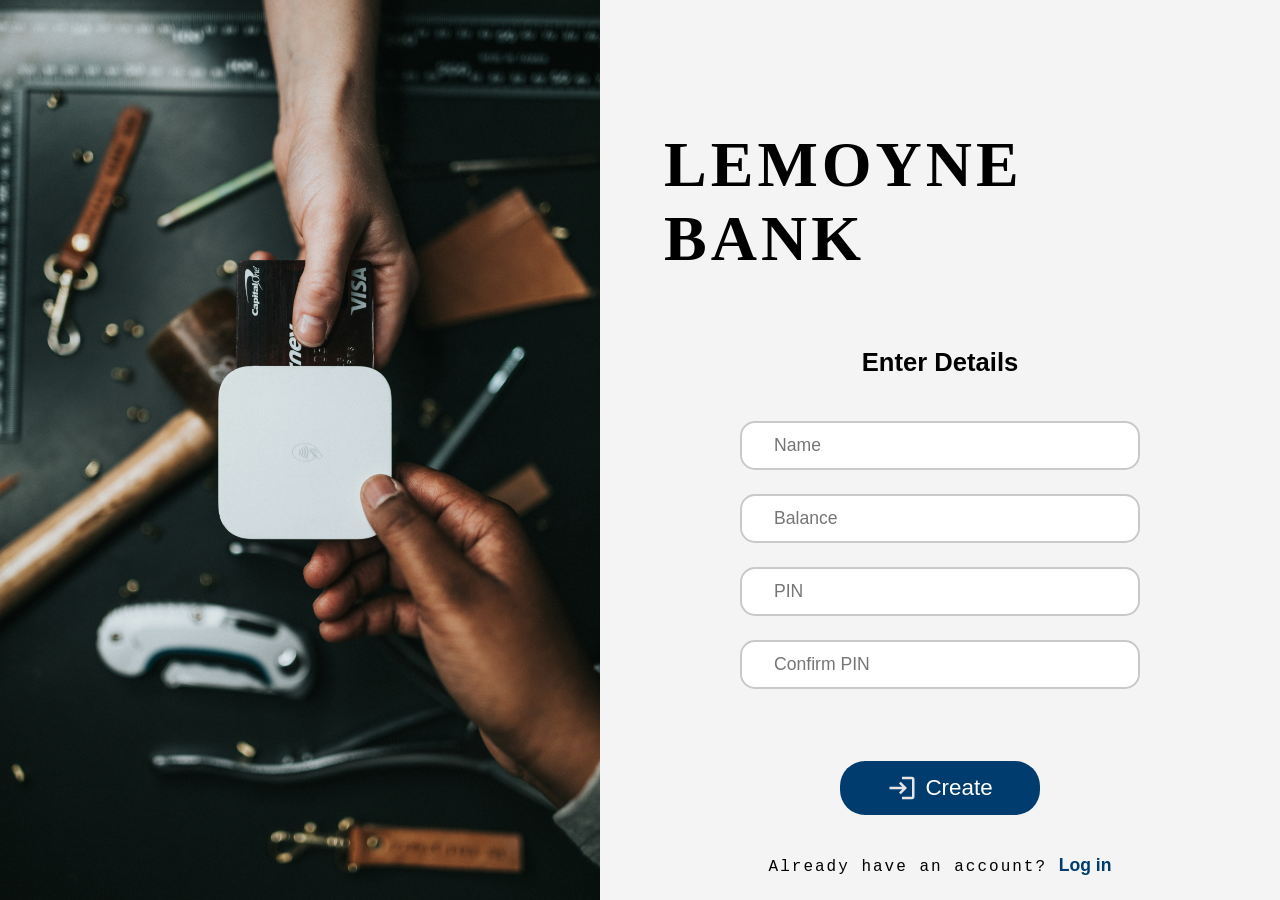
<file: index.html>
<!DOCTYPE html>
<html lang="en">
<head>
  <meta charset="UTF-8">
  <meta name="viewport" content="width=device-width, initial-scale=1.0">
  <title>ATM</title>
  <link rel="stylesheet" href="styles.css">
  <script src="script.js" defer></script>
</head>
<body>
  <div class="error-popup hidden"></div>
  <div class="info-popup hidden"></div>

  <section class="log-in-section">
    <img src="img/card.jpg" alt="">

    <div class="create-account">
      <h1>LEMOYNE BANK</h1>
      <div class="create-account-section">
        <h2>Enter Details</h2>
        <div class="create-account-area">
          <input type="text" name="user-new-name" id="user-new-name" maxlength="20" placeholder="Name">
          <input type="text" name="user-new-balance" id="user-new-balance" maxlength="13`" placeholder="Balance">
          <input type="password" name="user-new-pin" id="user-new-pin" maxlength="4" placeholder="PIN">
          <input type="password" name="user-new-confirm-pin" id="user-new-confirm-pin" maxlength="4" placeholder="Confirm PIN">
        </div>
      </div>
      <div class="create-account-info">
        <button id="create-account-btn">
          <svg xmlns="http://www.w3.org/2000/svg" viewBox="0 0 24 24">
            <title>login</title>
            <path d="M11 7L9.6 8.4L12.2 11H2V13H12.2L9.6 15.6L11 17L16 12L11 7M20 19H12V21H20C21.1 21 22 20.1 22 19V5C22 3.9 21.1 3 20 3H12V5H20V19Z" />
          </svg>
          <p>Create</p>
        </button>
        <p>Already have an account? <button id="to-log-in-btn-from-create">Log in</button></p>
      </div>
    </div>

    <div class="log-in-items hidden">
      <h1>LEMOYNE BANK</h1>
      <div class="input-section">
        <h2>Enter Details</h2>
        <div class="input-area">
          <input type="text" name="user-name" id="user-name" placeholder="Name" maxlength="20">
          <input type="password" name="user-pin" id="user-pin" maxlength="4" placeholder="PIN">
        </div>
      </div>
      <div class="log-in-info">
        <button id="log-in-btn">
          <svg xmlns="http://www.w3.org/2000/svg" viewBox="0 0 24 24">
            <title>login</title>
            <path d="M11 7L9.6 8.4L12.2 11H2V13H12.2L9.6 15.6L11 17L16 12L11 7M20 19H12V21H20C21.1 21 22 20.1 22 19V5C22 3.9 21.1 3 20 3H12V5H20V19Z" />
          </svg>
          <p>LOG IN</p>
        </button>
        <p>Don't have an account? <button id="to-create-from-login">Create one</button></p>
      </div>
    </div>
  </section>

  <section class="dashboard hidden">
    <div class="sidebar">
      <div class="sidebar-feats">
        <h1><button id="sidebar-homepage">LEMOYNE</button></h1>
        <div class="sidebar-links">
          <button id="to-balance-btn-link">
            <svg xmlns="http://www.w3.org/2000/svg" viewBox="0 0 24 24">
              <title>piggy-bank-outline</title>
              <path d="M15 10C15 9.45 15.45 9 16 9C16.55 9 17 9.45 17 10S16.55 11 16 11 15 10.55 15 10M8 9H13V7H8V9M22 7.5V14.47L19.18 15.41L17.5 21H12V19H10V21H4.5C4.5 21 2 12.54 2 9.5S4.46 4 7.5 4H12.5C13.41 2.79 14.86 2 16.5 2C17.33 2 18 2.67 18 3.5C18 3.71 17.96 3.9 17.88 4.08C17.74 4.42 17.62 4.81 17.56 5.23L19.83 7.5H22M20 9.5H19L15.5 6C15.5 5.35 15.59 4.71 15.76 4.09C14.79 4.34 14 5.06 13.67 6H7.5C5.57 6 4 7.57 4 9.5C4 11.38 5.22 16.15 6 19H8V17H14V19H16L17.56 13.85L20 13.03V9.5Z" />
            </svg>
            <p>Balance</p>
          </button>
          <button id="to-withdraw-btn-link">
            <svg xmlns="http://www.w3.org/2000/svg" viewBox="0 0 24 24">
              <title>cash-multiple</title>
              <path d="M5,6H23V18H5V6M14,9A3,3 0 0,1 17,12A3,3 0 0,1 14,15A3,3 0 0,1 11,12A3,3 0 0,1 14,9M9,8A2,2 0 0,1 7,10V14A2,2 0 0,1 9,16H19A2,2 0 0,1 21,14V10A2,2 0 0,1 19,8H9M1,10H3V20H19V22H1V10Z" />
            </svg>
            <p>Withdraw</p>
          </button>
          <button id="to-pin-btn-link">
            <svg xmlns="http://www.w3.org/2000/svg" viewBox="0 0 24 24">
              <title>lock-outline</title>
              <path d="M12,17C10.89,17 10,16.1 10,15C10,13.89 10.89,13 12,13A2,2 0 0,1 14,15A2,2 0 0,1 12,17M18,20V10H6V20H18M18,8A2,2 0 0,1 20,10V20A2,2 0 0,1 18,22H6C4.89,22 4,21.1 4,20V10C4,8.89 4.89,8 6,8H7V6A5,5 0 0,1 12,1A5,5 0 0,1 17,6V8H18M12,3A3,3 0 0,0 9,6V8H15V6A3,3 0 0,0 12,3Z" />
            </svg>
            <p>Change PIN</p>
          </button>
        </div>
      </div>
      <div class="exit-link">
        <button class="sidebar-log-in-btn" id="to-log-in-btn">
          <svg xmlns="http://www.w3.org/2000/svg" viewBox="0 0 24 24">
            <title>logout</title>
            <path d="M17 7L15.59 8.41L18.17 11H8V13H18.17L15.59 15.58L17 17L22 12M4 5H12V3H4C2.9 3 2 3.9 2 5V19C2 20.1 2.9 21 4 21H12V19H4V5Z" />
          </svg>
          <p>Log out</p>
        </button>
      </div>
    </div>

    <div class="navbar">
      <p id="current-time"></p>
      <h1 id="name-title"></h1>
      <p><a href="https://github.com/od86/atm-site" target="_blank">View Code</a></p>
    </div>

    <div class="function-buttons">
      <h1>Actions</h1>
      <div class="action-buttons">
        <button id="to-balance-btn-func">Balance</button>
        <button id="to-withdraw-btn-func">Withdraw</button>
        <button id="to-pin-btn-func">Change PIN</button>
      </div>
    </div>

    <div class="transactions">
      <h1>Transactions</h1>
      <div class="previous-transactions">
        <div class="no-transactions-data hidden">
          <p>You have no previous transactions.</p>
          <button class="transaction-withdraw-btn" id="to-withdraw-btn">Withdraw</button>
        </div>
        <div class="previous-transactions-columns hidden">
          <p>ID</p>
          <p>NAME</p>
          <p>TYPE</p>
          <p>AMOUNT</p>
          <p>DATE</p>
        </div>
      </div>
    </div>

    <div class="withdraw-counts">
      <h1>Withdrawals</h1>
      <div class="withdraw-counts-order">
        <div class="withdraw-count">
          <p>Custom</p>
          <p id="count-custom">0</p>
        </div>
        <div class="withdraw-count">
          <p>£100</p>
          <p id="count100">0</p>
        </div>
        <div class="withdraw-count">
          <p>£50</p>
          <p id="count50">0</p>
        </div>
        <div class="withdraw-count">
          <p>£20</p>
          <p id="count20">0</p>
        </div>
        <div class="withdraw-count">
          <p>£10</p>
          <p id="count10">0</p>
        </div>
      </div>
    </div>

    <div class="balance hidden">
      <h1>Balance</h1> 
      <div class="balance-items">
        <button id="balance-back">
          <svg xmlns="http://www.w3.org/2000/svg" viewBox="0 0 24 24">
            <title>keyboard-backspace</title>
            <path d="M21,11H6.83L10.41,7.41L9,6L3,12L9,18L10.41,16.58L6.83,13H21V11Z" />
          </svg>
          <p>Back</p>
        </button>
        <div class="balance-container">
          <div class="balance-amount-container">
            <p id="balance-amount">£100.00</p>
          </div>
          <div class="balance-info">
            <div class="balance-info-box">
              <p>Number of withdrawals</p>
              <h2 id="num-of-withdraw">0</h2>
            </div>
            <div class="balance-info-box">
              <p>Total withdrawn</p>
              <h2 id="total-withdraw">£0</h2>
            </div>
          </div>
        </div>
      </div>
    </div>

    <div class="withdraw hidden">
      <h1>Withdraw</h1>  
      <div class="withdraw-items">
        <button id="withdraw-back">
          <svg xmlns="http://www.w3.org/2000/svg" viewBox="0 0 24 24">
            <title>keyboard-backspace</title>
            <path d="M21,11H6.83L10.41,7.41L9,6L3,12L9,18L10.41,16.58L6.83,13H21V11Z" />
          </svg>
          <p>Back</p>
        </button>
        <div class="withdraw-btns">
          <div class="quick-withdraw">
            <button id="withdraw10">£10</button>
            <button id="withdraw20">£20</button>
            <button id="withdraw50">£50</button>
            <button id="withdraw100">£100</button>
          </div>
          <div class="custom-withdraw">
            <input type="text" id="custom-amount-input" placeholder="Amount">
            <button id="custom-withdraw-confirm">Confirm</button>
          </div>
        </div>
      </div>
    </div>

    <div class="pin hidden">
      <h1>Change PIN</h1>  
      <div class="pin-items">
        <button id="pin-back">
          <svg xmlns="http://www.w3.org/2000/svg" viewBox="0 0 24 24">
            <title>keyboard-backspace</title>
            <path d="M21,11H6.83L10.41,7.41L9,6L3,12L9,18L10.41,16.58L6.83,13H21V11Z" />
          </svg>
          <p>Back</p>
        </button>
        <div class="change-pin-area">
          <input type="password" id="new-pin" maxlength="4" placeholder="New PIN">
          <input type="password" id="confirm-pin" maxlength="4" placeholder="Confirm PIN">
          <button id="change-pin-confirm">Confirm</button>
        </div>
      </div>
    </div>
  </section>
</body>
</html>
</file>
<file: styles.css>
* {
  padding: 0;
  margin: 0;
  box-sizing: border-box;
}

body {
  justify-content: center;
  align-items: center;
  background-color: rgb(244, 244, 244);
}

section.hidden,
div.hidden {
  display: none;
}

button {
  cursor:pointer;
}

.error-popup,
.info-popup {
  background-color: rgb(207, 32, 32);
  color: white;
  position: absolute;
  padding: 16px 48px;
  width: fit-content;
  margin: 256px 64px;
  top: 0;
  right: 0;
  display: flex;
  flex-direction: column;
  justify-content: center;
  align-items: center;
  border-radius: 20px;
  font-size: 1.4rem;
  font-family: 'Courier New', Courier, monospace;
  font-weight: bold;
}

.info-popup {
  background-color: rgb(30, 133, 30);
}

.log-in-section {
  width: 100vw;
  height: 100vh;
  display: flex;
  background-color: rgb(244, 244, 244);
}

.log-in-items {
  flex: 1;
  display: flex;
  flex-direction: column;
  align-items: center;
  gap: 24px;
  margin-top: 128px;
}

.log-in-items > p {
  max-width: 640px;
  padding: 0px 64px;
  font-size: 1.2rem;
  font-family: cursive;
}

.log-in-items > h1 {
  padding: 0px 64px;
  font-size: 4rem;
  letter-spacing: 4px;
}

.input-section {
  display: flex;
  flex-direction: column;
  gap: 12px;
  padding: 48px 64px;
}

.input-section > h2 {
  text-align: center;
  padding-bottom: 32px;
  font-size: 1.6rem;
  font-family: 'Gill Sans', 'Gill Sans MT', Calibri, 'Trebuchet MS', sans-serif;
}

.input-area {
  display: flex;
  flex-direction: column;
  gap: 24px;
}

.input-area > input {
  width: 300px;
  padding: 12px 32px;
  font-size: 1.1rem;
  border-radius: 15px;
  border: 2px solid rgb(201, 201, 201);
}

.log-in-info {
  display: flex;
  flex-direction: column;
  align-items: center;
  gap: 8px;
  padding: 0px 64px;
}

#log-in-btn {
  width: 200px;
  padding: 12px 16px;
  background-color: rgb(0, 61, 110);
  font-size: 1.4rem;
  color: white;
  border: none;
  border-radius: 25px;
  display: flex;
  align-items: center;
  justify-content: center;
  gap: 8px;
  /* margin-top: 16px; */
}

#log-in-btn:hover {
  background-color: rgb(0, 86, 156);
}

#log-in-btn > svg {
  width: 30px;
  filter: invert(90%);
}

.log-in-info > p {
  margin-top: 24px;
  font-family: 'Courier New', Courier, monospace;
  letter-spacing: 2px;
  text-align: center;
}

#to-create-from-login {
  font-weight: bolder;
  color: rgb(0, 61, 110);
  letter-spacing: 0px;
  background-color: transparent;
  font-size: 1.1rem;
  border: none;
}

#to-create-from-login:hover {
  font-weight: bolder;
  color: rgb(0, 140, 255);
  letter-spacing: 0px;
  background-color: transparent;
  font-size: 1.1rem;
  border: none;
}

/* @media (max-width: 1200px) {
  .log-in-section > img {
    display: none;
  }
} */

/* End of log in section styles */
/* Start of dashboard section styles */

.dashboard {
  width: 100vw;
  height: 100vh;
  background-color: rgb(244, 244, 244);
  display: grid;
  grid-template-columns: 1fr 3fr 1fr;
  grid-template-rows: 1fr 2fr 7fr;
  gap: 32px;
}


/* Sidebar styles */
.sidebar {
  grid-column: 1/2;
  grid-row: 1/-1;
  display: flex;
  flex-direction: column;
  justify-content: space-between;
  background-color: rgb(0, 61, 110);
  color: white;
}

.sidebar-feats > h1 > button {
  font-family: serif;
  align-self: center;
  font-size: 3rem;
  margin: 48px 32px 16px 32px;
  background-color: transparent;
  border: none;
  color: white;
  padding: 8px 32px;
  border-radius: 25px;
}

.sidebar-feats > h1 > button:hover {
  background-color: rgb(0, 36, 66);
}

.sidebar-links {
  display: flex;
  flex-direction: column;
  align-items: flex-start;
  gap: 24px;
}

.sidebar-links > button,
.sidebar-log-in-btn {
  background-color: transparent;
  border: none;
  font-size: 1.4rem;
  font-weight: bolder;
  text-align: left;
  letter-spacing: 4px;
  color: rgb(245, 245, 245);
  width: 100%;
  padding: 16px 64px;
  display: flex;
  align-items: center;
  gap: 12px;
}

.sidebar-links > button:hover {
  background-color: rgb(0, 36, 66);
}

.sidebar-links > button > svg {
  width: 40px;
  filter: invert(100%);
}

.exit-link {
  margin-bottom: 48px;
}

.sidebar-log-in-btn:hover > p {
  border-bottom: 3px solid red;
}

.sidebar-log-in-btn > svg {
  width: 40px;
  fill: red;
}

.sidebar-log-in-btn > p {
  color: red;
  font-size: 1.6rem;
  border-bottom: 2px solid rgb(0, 61, 110);
}

/* Navbar styles */
.navbar {
  grid-column: 2/-1;
  grid-row: 1/2;
  display: flex;
  justify-content: space-evenly;
  align-items: center;
  text-align: center;
  margin-top: 16px;
  margin-right: 32px;
}

.navbar > h1 {
  font-size: 2.4rem;
  font-family: 'Courier New', Courier, monospace;
  font-weight: bold;
  color: rgb(0, 86, 156);
  letter-spacing: 4px;
}

.navbar > p {
  font-size: 1.2rem;
  font-family:'Courier New', Courier, monospace;
}

.navbar > p:last-child > a {
  color: black;
  text-decoration: none;
}

.navbar > p:last-child > a:hover {
  text-decoration: underline;
}

/* Buttons styles */
.function-buttons {
  grid-column: 2/-1;
  grid-row: 2/3;
  display: flex;
  flex-direction: column;
  gap: 16px;
  margin-right: 32px;
}

.action-buttons {
  display: flex;
  gap: 32px;
  height: 100%;
}

.action-buttons > button {
  flex: 1;
  border-radius: 10px;
  border: 4px solid rgb(0, 140, 255);
  background-color: transparent;
  font-size: 1.6rem;
  font-family: 'Courier New', Courier, monospace;
  letter-spacing: 4px;
  min-width: 230px;
  min-height: 44px;
}

.action-buttons > button:hover {
  background-color: rgb(0, 140, 255);
  color: white;
}

/* Transactions styles */
.transactions {
  grid-column: 2/3;
  grid-row: 3/-1;
  display: flex;
  flex-direction: column;
  gap: 16px;
  margin: 16px 0px 32px 0px;
  overflow: scroll;
}

.function-buttons > h1,
.transactions > h1,
.withdraw-counts > h1,
.balance > h1,
.withdraw > h1,
.pin > h1 {
  font-size: 2rem;
  font-family: 'Courier New', Courier, monospace;
}

.previous-transactions {
  height: 100%;
  background-color: white;
  border-radius: 25px;
  overflow: scroll;
  flex-direction: column;
}

.no-transactions-data {
  display: flex;
  flex-direction: column;
  align-items: center;

  margin-top: 64px;
}

.no-transactions-data > p {
  font-size: 1.4rem;
}

.no-transactions-data > button {
  padding: 24px 16px 4px 16px;
  background-color: transparent;
  color: rgb(0, 140, 255);
  border: none;
  font-family: 'Courier New', Courier, monospace;
  font-weight: bolder;
  letter-spacing: 4px;
  font-size: 1.2rem;
}

.no-transactions-data > button:hover {
  border-bottom: 2px solid rgb(0, 140, 255);
}

.previous-transactions-columns {
  display: flex;
  align-items: center;
  padding: 24px 32px;
  font-family: 'Franklin Gothic Medium', 'Arial Narrow', Arial, sans-serif;
  letter-spacing: 2px;
  color: rgb(0, 140, 255);
}


.previous-transaction {
  display: flex;
  align-items: center;
  padding: 20px 32px;
  font-family: 'Courier New', Courier, monospace;
}

.previous-transactions-columns > p,
.previous-transaction > p {
  flex: 1;
  text-align: center;
}

.previous-transaction:nth-child(odd) {
  background-color: rgb(240, 240, 240);
}

/* Withdraw count styles */
.withdraw-counts {
  grid-column: 3/4;
  grid-row: 3/-1;
  display: flex;
  flex-direction: column;
  gap: 16px;
  margin: 16px 32px 32px 0px;
  /* overflow: scroll; */
}

.withdraw-counts-order {
  height: 100%;
  display: flex;
  flex-direction: column;
  gap: 16px;
}

.withdraw-count {
  flex: 1;
  display: flex;
  justify-content: space-between;
  align-items: center;
  background-color: white;
  padding: 0px 32px;
  border-radius: 15px;
  font-family: 'Courier New', Courier, monospace;
  font-size: 1.1rem;
  min-height: 50px;
}

.withdraw-count > p:last-child {
  color: rgb(0, 140, 255);
  font-weight: bold;
}

/* General styles */
.balance,
.withdraw,
.pin {
  grid-column: 2/-1;
  grid-row: 2/-1;
  display: flex;
  flex-direction: column;
  gap: 16px;

  margin: 0px 32px 32px 0px;
}

.balance-items,
.withdraw-items,
.pin-items {
  height: 100%;
  background-color: white;
  border-radius: 25px;
  padding: 24px;
}

.withdraw-title,
.balance-title,
.pin-title {
  display: flex;
  justify-content: space-around;
}

#withdraw-back,
#balance-back,
#pin-back {
  background-color: transparent;
  border: none;
  display: flex;
  align-items: center;
  gap: 8px;
}

#withdraw-back > svg, 
#balance-back > svg,
#pin-back > svg {
  width: 30px;
  fill: rgb(207, 31, 31);
}

#withdraw-back > p,
#balance-back > p,
#pin-back > p {
  font-size: 1.4rem;
  color: rgb(207, 31, 31);
}

#withdraw-back:hover,
#balance-back:hover,
#pin-back:hover {
  font-size: 1.4rem;
  color: rgb(207, 31, 31);
  text-decoration: underline;
}

/* Balance styles */
.balance-container {
  height: 100%;
  display: flex;
  flex-direction: column;
  align-items: center;
  gap: 48px;
  margin-top: 128px;
}

.balance-amount-container {
  padding: 8px 32px;
}

#balance-amount {
  font-size: 4rem;
  font-family:'Gill Sans', 'Gill Sans MT', Calibri, 'Trebuchet MS', sans-serif;
  letter-spacing: 8px;
}

.balance-info {
  display: flex;
  gap: 48px;
}

.balance-info-box {
  border: 4px solid rgb(0, 140, 255);
  border-radius: 25px;
  padding: 32px;
  width: 400px;
  text-align: center;
  font-family: system-ui, -apple-system, BlinkMacSystemFont, 'Segoe UI', Roboto, Oxygen, Ubuntu, Cantarell, 'Open Sans', 'Helvetica Neue', sans-serif;
}

/* Withdraw styles */
.withdraw-btns {
  height: 100%;
  display: flex;
  flex-direction: column;
  gap: 128px;
  padding: 0px 32px;
  margin-top: 128px;
}

.quick-withdraw {
  display: flex;
  flex-wrap: wrap;
  gap: 64px;
}

.quick-withdraw > button {
  flex: 1;
  padding: 48px;
  font-size: 1.4rem;
  border: 3px solid rgb(0, 140, 255);
  background-color: transparent;
  border-radius: 10px;
  font-weight: bold;
  font-family: 'Courier New', Courier, monospace;
  letter-spacing: 2px;
}

.quick-withdraw > button:hover {
  background-color: rgb(0, 140, 255);
  color: white;
}

.custom-withdraw {
  align-self: center;
  display: flex;
  gap: 16px;
}

.custom-withdraw > input {
  background-color: rgb(245, 245, 245);
  border-radius: 20px;
  border: none;
  padding: 24px 48px;
  font-size: 1.3rem;
  width: 500px;
}

.custom-withdraw > button {
  font-size: 1.3rem;
  background-color: rgb(0, 86, 156);
  color: white;
  border: none;
  border-radius: 20px;
  padding: 8px 48px;
  font-weight: bold;
}

.custom-withdraw > button:hover {
  background-color: rgb(0, 54, 99);
}

/* Change PIN styles */
.change-pin-area {
  height: 100%;
  display: flex;
  flex-direction: column;
  align-items: center;
  gap: 32px;
  margin-top: 128px;
}

.change-pin-area > input {
  background-color: rgb(245, 245, 245);
  border-radius: 40px;
  border: none;
  padding: 24px 48px;
  font-size: 1.3rem;
  width: 50%;
}

#change-pin-confirm {
  margin-top: 32px;
  font-size: 1.6rem;
  background-color: transparent;
  background-color: rgb(0, 86, 156);
  color: white;
  border: none;
  border-radius: 10px;
  padding: 16px 64px;
}

#change-pin-confirm:hover {
  background-color: rgb(0, 54, 99);
}

/* Create account styles */

.create-account {
  flex: 1;
  display: flex;
  flex-direction: column;
  align-items: center;
  gap: 24px;
  margin-top: 128px;
}

.create-account > p {
  max-width: 640px;
  padding: 0px 64px;
  font-size: 1.2rem;
  font-family: cursive;
}

.create-account > h1 {
  padding: 0px 64px;
  font-size: 4rem;
  letter-spacing: 4px;
}

.create-account-section {
  display: flex;
  flex-direction: column;
  gap: 12px;
  padding: 48px 64px;
}

.create-account-section > h2 {
  text-align: center;
  padding-bottom: 32px;
  font-size: 1.6rem;
  font-family: 'Gill Sans', 'Gill Sans MT', Calibri, 'Trebuchet MS', sans-serif;
}

.create-account-area {
  display: flex;
  flex-direction: column;
  gap: 24px;
}

.create-account-area > input {
  width: 400px;
  padding: 12px 32px;
  font-size: 1.1rem;
  border-radius: 15px;
  border: 2px solid rgb(201, 201, 201);
}

.create-account-info {
  display: flex;
  flex-direction: column;
  align-items: center;
  gap: 8px;
  padding: 0px 64px;
}

#create-account-btn {
  width: 200px;
  padding: 12px 16px;
  background-color: rgb(0, 61, 110);
  font-size: 1.4rem;
  color: white;
  border: none;
  border-radius: 25px;
  display: flex;
  align-items: center;
  justify-content: center;
  gap: 8px;
}

#create-account-btn:hover {
  background-color: rgb(0, 140, 255);
}

#create-account-btn > svg {
  width: 30px;
  filter: invert(90%);
}

.create-account-info > p {
  margin-top: 32px;
  font-family: 'Courier New', Courier, monospace;
  letter-spacing: 2px;
}

.create-account-info > p > button {
  font-weight: bolder;
  color: rgb(0, 61, 110);
  letter-spacing: 0px;
  background-color: transparent;
  font-size: 1.1rem;
  border: none;
}

.create-account-info > p > button:hover {
  font-weight: bolder;
  color: rgb(0, 140, 255);
  letter-spacing: 0px;
  background-color: transparent;
  font-size: 1.1rem;
  border: none;
}

@media (max-width: 1200px) {
  .sidebar {
    display: none;
  }

  .dashboard {
    background-color: rgb(244, 244, 244);
    display: flex;
    flex-direction: column;
    gap: 32px;
    padding: 32px;
    height: fit-content;
  }

  .action-buttons {
    flex-wrap: wrap;
  }

  /* .withdraw-counts {
    height: 100%;
  } */
}

@media (max-width: 720px) {
  #current-time,
  .navbar > p:last-child,
  .transactions {
    display: none;
  }
}
</file>
